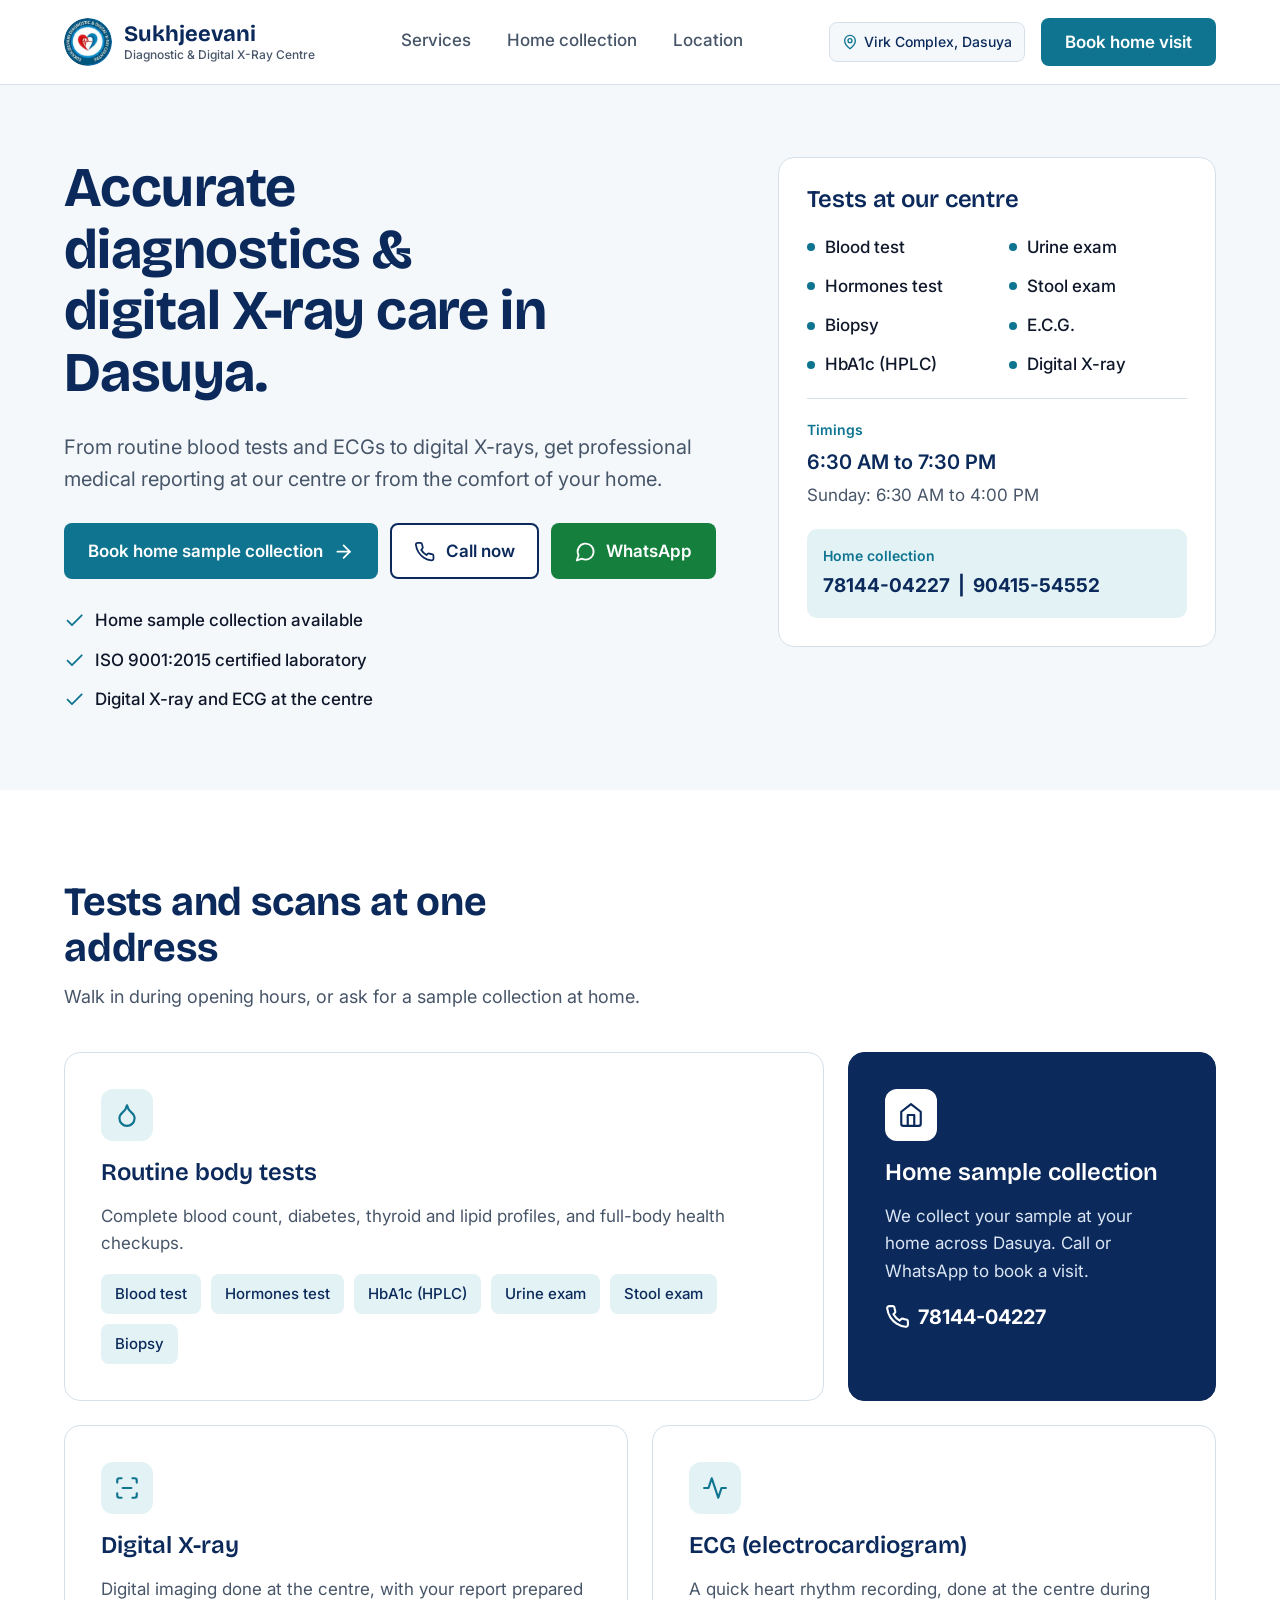
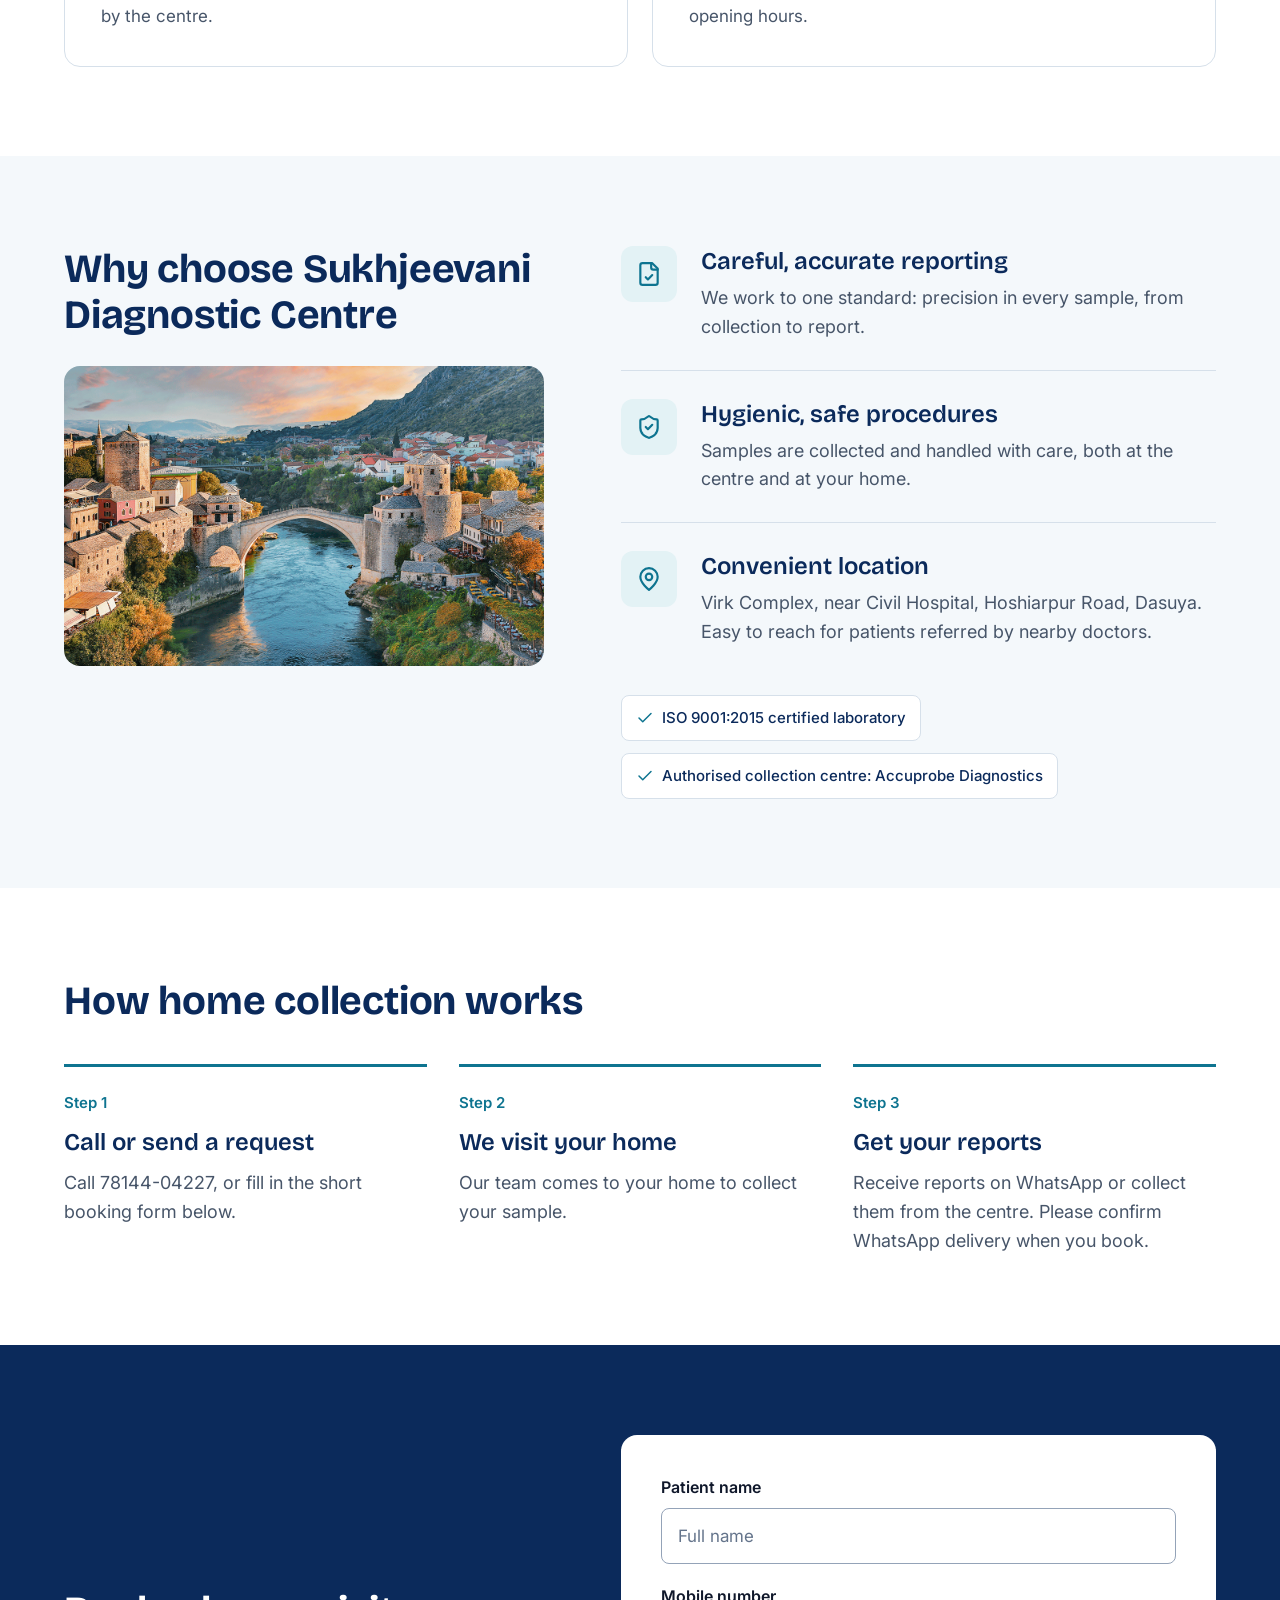
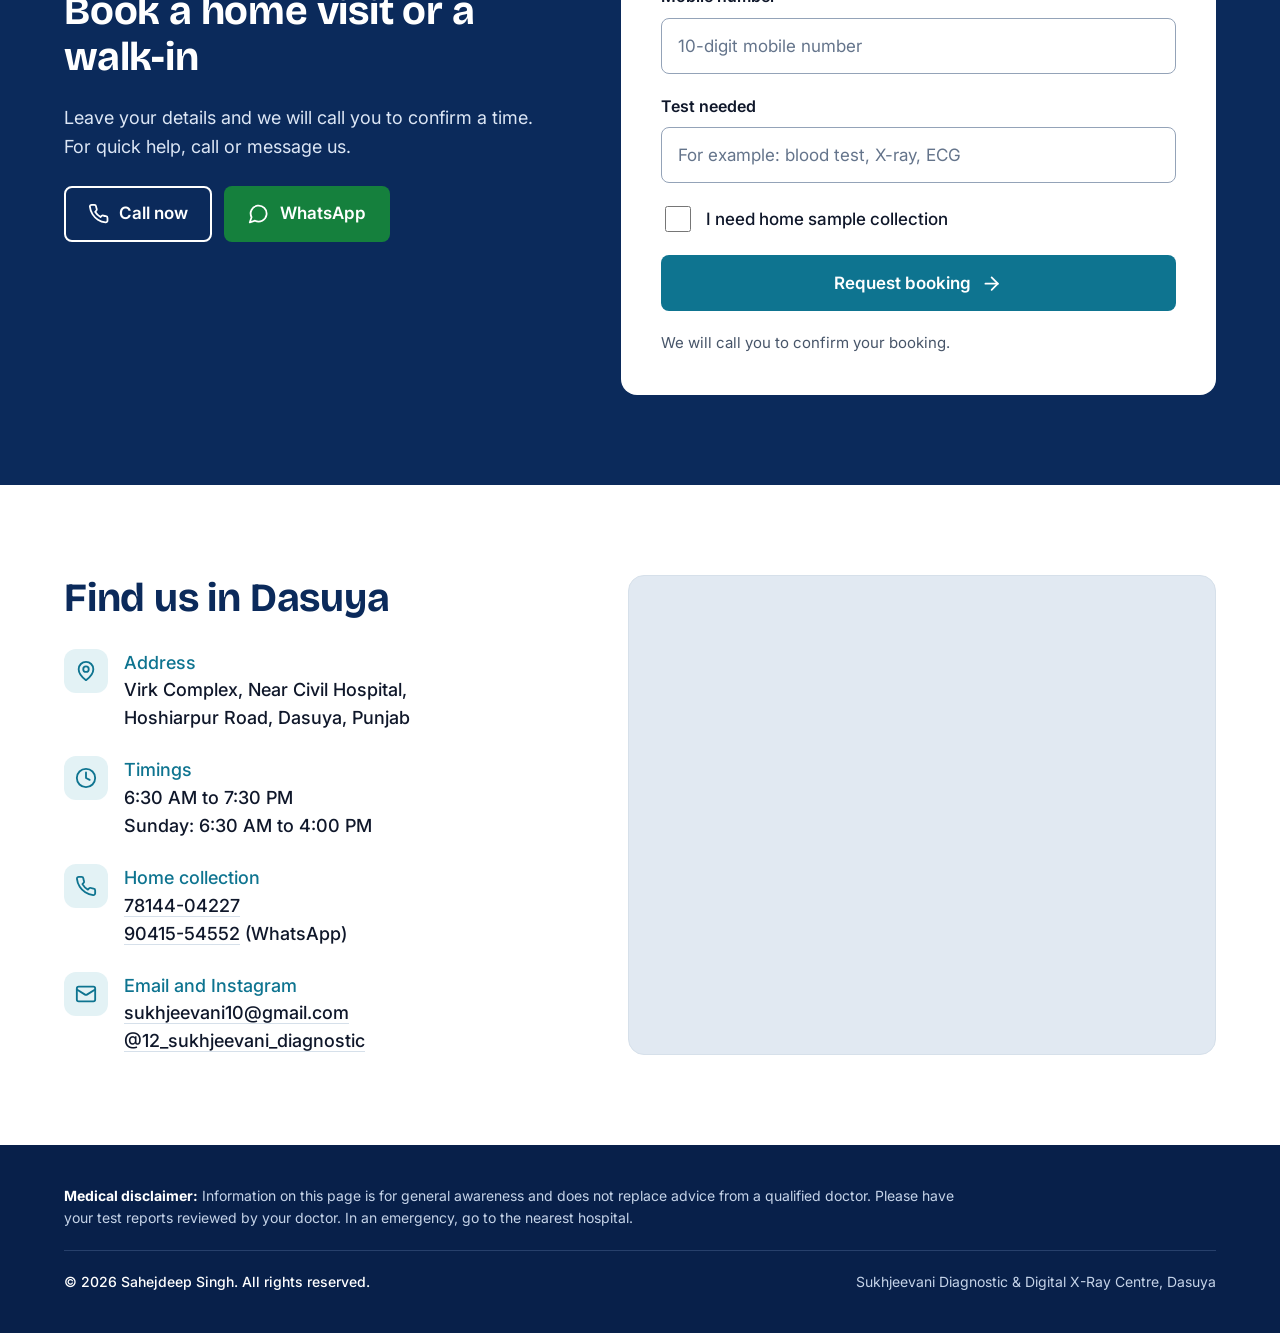
<file: index.html>
<!DOCTYPE html>
<html lang="en">
<head>
  <meta charset="utf-8">
  <meta name="viewport" content="width=device-width, initial-scale=1">
  <title>Sukhjeevani Diagnostic &amp; Digital X-Ray Centre, Dasuya</title>
  <meta name="description" content="Blood tests, hormone tests, HbA1c, ECG and digital X-ray in Dasuya, with home sample collection. Virk Complex, near Civil Hospital, Hoshiarpur Road.">
  <meta name="theme-color" content="#0B2A5B">
  <link rel="preconnect" href="https://fonts.googleapis.com">
  <link rel="preconnect" href="https://fonts.gstatic.com" crossorigin>
  <link href="https://fonts.googleapis.com/css2?family=Bricolage+Grotesque:wght@600;700&family=Inter:wght@400;500;600;700&display=swap" rel="stylesheet">
  <link rel="stylesheet" href="styles.css">
  <link rel="icon" type="image/png" href="images/logo.png">
</head>
<body>

<!-- Icon sprite (Lucide-style, 24x24 stroke icons) -->
<svg xmlns="http://www.w3.org/2000/svg" width="0" height="0" style="position:absolute" aria-hidden="true" focusable="false">
  <defs>
    <symbol id="i-phone" viewBox="0 0 24 24"><path d="M22 16.92v3a2 2 0 0 1-2.18 2 19.79 19.79 0 0 1-8.63-3.07 19.5 19.5 0 0 1-6-6 19.79 19.79 0 0 1-3.07-8.67A2 2 0 0 1 4.11 2h3a2 2 0 0 1 2 1.72c.127.96.361 1.903.7 2.81a2 2 0 0 1-.45 2.11L8.09 9.91a16 16 0 0 0 6 6l1.27-1.27a2 2 0 0 1 2.11-.45c.907.339 1.85.573 2.81.7A2 2 0 0 1 22 16.92z"/></symbol>
    <symbol id="i-chat" viewBox="0 0 24 24"><path d="M7.9 20A9 9 0 1 0 4 16.1L2 22Z"/></symbol>
    <symbol id="i-pin" viewBox="0 0 24 24"><path d="M20 10c0 6-8 12-8 12s-8-6-8-12a8 8 0 0 1 16 0Z"/><circle cx="12" cy="10" r="3"/></symbol>
    <symbol id="i-drop" viewBox="0 0 24 24"><path d="M12 22a7 7 0 0 0 7-7c0-2-1-3.9-3-5.5s-3.5-4-4-6.5c-.5 2.5-2 4.9-4 6.5C6 11.1 5 13 5 15a7 7 0 0 0 7 7z"/></symbol>
    <symbol id="i-scan" viewBox="0 0 24 24"><path d="M3 7V5a2 2 0 0 1 2-2h2"/><path d="M17 3h2a2 2 0 0 1 2 2v2"/><path d="M21 17v2a2 2 0 0 1-2 2h-2"/><path d="M7 21H5a2 2 0 0 1-2-2v-2"/><path d="M8 12h8"/></symbol>
    <symbol id="i-pulse" viewBox="0 0 24 24"><path d="M22 12h-4l-3 9L9 3l-3 9H2"/></symbol>
    <symbol id="i-home" viewBox="0 0 24 24"><path d="m3 9 9-7 9 7v11a2 2 0 0 1-2 2H5a2 2 0 0 1-2-2z"/><path d="M9 22V12h6v10"/></symbol>
    <symbol id="i-check" viewBox="0 0 24 24"><path d="M20 6 9 17l-5-5"/></symbol>
    <symbol id="i-arrow" viewBox="0 0 24 24"><path d="M5 12h14"/><path d="m12 5 7 7-7 7"/></symbol>
    <symbol id="i-heart" viewBox="0 0 24 24"><path d="M19 14c1.49-1.46 3-3.21 3-5.5A5.5 5.5 0 0 0 16.5 3c-1.76 0-3 .5-4.5 2-1.5-1.5-2.74-2-4.5-2A5.5 5.5 0 0 0 2 8.5c0 2.3 1.5 4.05 3 5.5l7 7Z"/><path d="M3.22 12H9.5l.5-1 2 4.5 2-7 1.5 3.5h5.27"/></symbol>
    <symbol id="i-shield" viewBox="0 0 24 24"><path d="M20 13c0 5-3.5 7.5-7.66 8.95a1 1 0 0 1-.67-.01C7.5 20.5 4 18 4 13V6a1 1 0 0 1 1-1c2 0 4.5-1.2 6.24-2.72a1.17 1.17 0 0 1 1.52 0C14.51 3.81 17 5 19 5a1 1 0 0 1 1 1z"/><path d="m9 12 2 2 4-4"/></symbol>
    <symbol id="i-file" viewBox="0 0 24 24"><path d="M15 2H6a2 2 0 0 0-2 2v16a2 2 0 0 0 2 2h12a2 2 0 0 0 2-2V7Z"/><path d="M14 2v4a2 2 0 0 0 2 2h4"/><path d="m9 15 2 2 4-4"/></symbol>
    <symbol id="i-clock" viewBox="0 0 24 24"><circle cx="12" cy="12" r="10"/><path d="M12 6v6l4 2"/></symbol>
    <symbol id="i-mail" viewBox="0 0 24 24"><rect width="20" height="16" x="2" y="4" rx="2"/><path d="m22 7-8.97 5.7a1.94 1.94 0 0 1-2.06 0L2 7"/></symbol>
    <symbol id="i-menu" viewBox="0 0 24 24"><path d="M4 6h16"/><path d="M4 12h16"/><path d="M4 18h16"/></symbol>
    <symbol id="i-close" viewBox="0 0 24 24"><path d="M18 6 6 18"/><path d="m6 6 12 12"/></symbol>
  </defs>
</svg>

<a class="skip-link" href="#main">Skip to content</a>

<!-- 1. TOP BAR & NAVIGATION -->
<header class="site-header">
  <div class="container nav">
    <a class="brand" href="#top" aria-label="Sukhjeevani Diagnostic and Digital X-Ray Centre, home">
      <img class="brand-logo" src="images/logo.png" alt="" width="48" height="48">
      <span class="brand-text">
        <span class="brand-name">Sukhjeevani</span>
        <span class="brand-sub">Diagnostic &amp; Digital X-Ray Centre</span>
      </span>
    </a>

    <nav class="nav-links" id="nav-menu" aria-label="Main">
      <a href="#services">Services</a>
      <a href="#home-collection">Home collection</a>
      <a href="#location">Location</a>
      <a class="nav-book-mobile btn btn-primary" href="#book">Book home visit</a>
    </nav>

    <div class="nav-actions">
      <span class="location-badge">
        <svg class="icon" aria-hidden="true"><use href="#i-pin"/></svg>
        Virk Complex, Dasuya
      </span>
      <a class="btn btn-primary btn-sm nav-book" href="#book">Book home visit</a>
      <button class="menu-toggle" type="button" aria-expanded="false" aria-controls="nav-menu" aria-label="Open menu">
        <svg class="icon icon-open" aria-hidden="true"><use href="#i-menu"/></svg>
        <svg class="icon icon-close" aria-hidden="true"><use href="#i-close"/></svg>
      </button>
    </div>
  </div>
</header>

<main id="main">
<span id="top"></span>

<!-- 2. HERO -->
<section class="hero">
  <div class="container hero-grid">
    <div class="hero-copy">
      <h1>Accurate diagnostics &amp; digital X-ray care in Dasuya.</h1>
      <p class="lead">From routine blood tests and ECGs to digital X-rays, get professional medical reporting at our centre or from the comfort of your home.</p>
      <div class="cta-row">
        <a class="btn btn-primary btn-lg" href="#book">Book home sample collection <svg class="icon" aria-hidden="true"><use href="#i-arrow"/></svg></a>
        <a class="btn btn-outline btn-lg" href="tel:+917814404227"><svg class="icon" aria-hidden="true"><use href="#i-phone"/></svg> Call now</a>
        <a class="btn btn-whatsapp btn-lg" href="https://wa.me/919041554552" target="_blank" rel="noopener"><svg class="icon" aria-hidden="true"><use href="#i-chat"/></svg> WhatsApp</a>
      </div>
      <ul class="trust-list">
        <li><svg class="icon" aria-hidden="true"><use href="#i-check"/></svg> Home sample collection available</li>
        <li><svg class="icon" aria-hidden="true"><use href="#i-check"/></svg> ISO 9001:2015 certified laboratory</li>
        <li><svg class="icon" aria-hidden="true"><use href="#i-check"/></svg> Digital X-ray and ECG at the centre</li>
      </ul>
    </div>

    <aside class="hero-card" aria-label="Tests and timings">
      <h2 class="card-title">Tests at our centre</h2>
      <ul class="test-list">
        <li>Blood test</li><li>Urine exam</li>
        <li>Hormones test</li><li>Stool exam</li>
        <li>Biopsy</li><li>E.C.G.</li>
        <li>HbA1c (HPLC)</li><li>Digital X-ray</li>
      </ul>
      <div class="hours">
        <p class="small-label">Timings</p>
        <p class="hours-main">6:30 AM to 7:30 PM</p>
        <p class="muted">Sunday: 6:30 AM to 4:00 PM</p>
      </div>
      <div class="hc-box">
        <p class="small-label">Home collection</p>
        <p class="hc-numbers"><a href="tel:+917814404227">78144-04227</a> <span aria-hidden="true">&nbsp;|&nbsp;</span> <a href="tel:+919041554552">90415-54552</a></p>
      </div>
    </aside>
  </div>
</section>

<!-- 3. CORE SERVICES -->
<section class="section" id="services">
  <div class="container">
    <div class="section-head">
      <h2>Tests and scans at one address</h2>
      <p class="muted lead-sm">Walk in during opening hours, or ask for a sample collection at home.</p>
    </div>

    <div class="bento">
      <article class="card card-tests">
        <span class="icon-badge"><svg class="icon" aria-hidden="true"><use href="#i-drop"/></svg></span>
        <h3>Routine body tests</h3>
        <p>Complete blood count, diabetes, thyroid and lipid profiles, and full-body health checkups.</p>
        <ul class="chips">
          <li>Blood test</li><li>Hormones test</li><li>HbA1c (HPLC)</li><li>Urine exam</li><li>Stool exam</li><li>Biopsy</li>
        </ul>
      </article>

      <article class="card card-home" id="home-collection">
        <span class="icon-badge"><svg class="icon" aria-hidden="true"><use href="#i-home"/></svg></span>
        <h3>Home sample collection</h3>
        <p>We collect your sample at your home across Dasuya. Call or WhatsApp to book a visit.</p>
        <a class="card-phone" href="tel:+917814404227"><svg class="icon" aria-hidden="true"><use href="#i-phone"/></svg> 78144-04227</a>
      </article>

      <article class="card card-xray">
        <span class="icon-badge"><svg class="icon" aria-hidden="true"><use href="#i-scan"/></svg></span>
        <h3>Digital X-ray</h3>
        <p>Digital imaging done at the centre, with your report prepared by the centre.</p>
      </article>

      <article class="card card-ecg">
        <span class="icon-badge"><svg class="icon" aria-hidden="true"><use href="#i-pulse"/></svg></span>
        <h3>ECG (electrocardiogram)</h3>
        <p>A quick heart rhythm recording, done at the centre during opening hours.</p>
      </article>
    </div>
  </div>
</section>

<!-- 4. WHY CHOOSE -->
<section class="section section-tint" id="why">
  <div class="container why-grid">
    <div class="why-left">
      <h2>Why choose Sukhjeevani Diagnostic Centre</h2>
      <!-- Put your photo at images/photo.png and it shows here automatically -->
<figure class="photo-slot">
  <img src="images/photo.png" alt="Front desk at Sukhjeevani Diagnostic and Digital X-Ray Centre, Dasuya" width="960" height="600" onerror="this.parentElement.classList.add('no-photo'); this.remove();">
  <figcaption class="photo-fallback">
    <strong>Photo: centre front desk or lab</strong>
    <span>Add images/photo.png to show it here</span>
  </figcaption>
</figure>
    </div>

    <div class="why-right">
      <ul class="highlights">
        <li>
          <span class="icon-badge"><svg class="icon" aria-hidden="true"><use href="#i-file"/></svg></span>
          <div><h3>Careful, accurate reporting</h3><p>We work to one standard: precision in every sample, from collection to report.</p></div>
        </li>
        <li>
          <span class="icon-badge"><svg class="icon" aria-hidden="true"><use href="#i-shield"/></svg></span>
          <div><h3>Hygienic, safe procedures</h3><p>Samples are collected and handled with care, both at the centre and at your home.</p></div>
        </li>
        <li>
          <span class="icon-badge"><svg class="icon" aria-hidden="true"><use href="#i-pin"/></svg></span>
          <div><h3>Convenient location</h3><p>Virk Complex, near Civil Hospital, Hoshiarpur Road, Dasuya. Easy to reach for patients referred by nearby doctors.</p></div>
        </li>
      </ul>
      <ul class="credentials">
        <li><svg class="icon" aria-hidden="true"><use href="#i-check"/></svg> ISO 9001:2015 certified laboratory</li>
        <li><svg class="icon" aria-hidden="true"><use href="#i-check"/></svg> Authorised collection centre: Accuprobe Diagnostics</li>
      </ul>
    </div>
  </div>
</section>

<!-- 5. HOW IT WORKS -->
<section class="section" id="how">
  <div class="container">
    <div class="section-head"><h2>How home collection works</h2></div>
    <ol class="steps">
      <li>
        <span class="step-label">Step 1</span>
        <h3>Call or send a request</h3>
        <p>Call 78144-04227, or fill in the short booking form below.</p>
      </li>
      <li>
        <span class="step-label">Step 2</span>
        <h3>We visit your home</h3>
        <p>Our team comes to your home to collect your sample.</p>
      </li>
      <li>
        <span class="step-label">Step 3</span>
        <h3>Get your reports</h3>
        <p>Receive reports on WhatsApp or collect them from the centre. Please confirm WhatsApp delivery when you book.</p>
      </li>
    </ol>
  </div>
</section>

<!-- 6. BOOKING FORM -->
<section class="section section-navy" id="book">
  <div class="container book-grid">
    <div class="book-copy">
      <h2>Book a home visit or a walk-in</h2>
      <p class="lead-sm">Leave your details and we will call you to confirm a time. For quick help, call or message us.</p>
      <div class="cta-row">
        <a class="btn btn-outline-light btn-lg" href="tel:+917814404227"><svg class="icon" aria-hidden="true"><use href="#i-phone"/></svg> Call now</a>
        <a class="btn btn-whatsapp btn-lg" href="https://wa.me/919041554552" target="_blank" rel="noopener"><svg class="icon" aria-hidden="true"><use href="#i-chat"/></svg> WhatsApp</a>
      </div>
    </div>

    <form class="booking-form" id="booking-form" novalidate>
      <div class="field">
        <label for="patient-name">Patient name</label>
        <input id="patient-name" name="name" type="text" autocomplete="name" placeholder="Full name" required aria-describedby="name-error">
        <p class="error" id="name-error" role="alert"></p>
      </div>
      <div class="field">
        <label for="mobile">Mobile number</label>
        <input id="mobile" name="mobile" type="tel" inputmode="numeric" autocomplete="tel-national" maxlength="10" placeholder="10-digit mobile number" required aria-describedby="mobile-error">
        <p class="error" id="mobile-error" role="alert"></p>
      </div>
      <div class="field">
        <label for="test-needed">Test needed</label>
        <input id="test-needed" name="test" type="text" placeholder="For example: blood test, X-ray, ECG" required aria-describedby="test-error">
        <p class="error" id="test-error" role="alert"></p>
      </div>
      <label class="check">
        <input type="checkbox" name="home_visit" id="home-visit">
        <span>I need home sample collection</span>
      </label>
      <button class="btn btn-primary btn-lg btn-block" type="submit">Request booking <svg class="icon" aria-hidden="true"><use href="#i-arrow"/></svg></button>
      <p class="form-note" id="form-status" role="status" aria-live="polite">We will call you to confirm your booking.</p>
    </form>
  </div>
</section>

<!-- 7. LOCATION -->
<section class="section" id="location">
  <div class="container location-grid">
    <div class="location-info">
      <h2>Find us in Dasuya</h2>
      <ul class="info-list">
        <li>
          <span class="icon-badge sm"><svg class="icon" aria-hidden="true"><use href="#i-pin"/></svg></span>
          <div><p class="small-label">Address</p><address>Virk Complex, Near Civil Hospital,<br>Hoshiarpur Road, Dasuya, Punjab</address></div>
        </li>
        <li>
          <span class="icon-badge sm"><svg class="icon" aria-hidden="true"><use href="#i-clock"/></svg></span>
          <div><p class="small-label">Timings</p><p>6:30 AM to 7:30 PM<br>Sunday: 6:30 AM to 4:00 PM</p></div>
        </li>
        <li>
          <span class="icon-badge sm"><svg class="icon" aria-hidden="true"><use href="#i-phone"/></svg></span>
          <div><p class="small-label">Home collection</p><p><a href="tel:+917814404227">78144-04227</a><br><a href="https://wa.me/919041554552" target="_blank" rel="noopener">90415-54552</a> (WhatsApp)</p></div>
        </li>
        <li>
          <span class="icon-badge sm"><svg class="icon" aria-hidden="true"><use href="#i-mail"/></svg></span>
          <div><p class="small-label">Email and Instagram</p><p><a href="mailto:sukhjeevani10@gmail.com">sukhjeevani10@gmail.com</a><br><a href="https://www.instagram.com/12_sukhjeevani_diagnostic/" target="_blank" rel="noopener">@12_sukhjeevani_diagnostic</a></p></div>
        </li>
      </ul>
    </div>

    <div class="map-wrap">
      <iframe
        title="Map showing Sukhjeevani Diagnostic and Digital X-Ray Centre, Dasuya"
        src="https://www.google.com/maps/embed?pb=!1m18!1m12!1m3!1d3222.6947634577255!2d75.65883707541795!3d31.81269597408192!2m3!1f0!2f0!3f0!3m2!1i1024!2i768!4f13.1!3m3!1m2!1s0x391ba6d57e87e8a5%3A0xc16bcc71ba54656b!2sSUKHJEEVANI%20DIAGNOSTIC%20%26%20DIGITAL%20XRAY%20CENTRE!5e1!3m2!1sen!2sin!4v1794674312803!5m2!1sen!2sin"
        width="600" height="450" style="border:0;" allowfullscreen="" loading="lazy"
        referrerpolicy="strict-origin-when-cross-origin"></iframe>
    </div>
  </div>
</section>
</main>

<!-- FOOTER -->
<footer class="site-footer">
  <div class="container">
    <p class="disclaimer"><strong>Medical disclaimer:</strong> Information on this page is for general awareness and does not replace advice from a qualified doctor. Please have your test reports reviewed by your doctor. In an emergency, go to the nearest hospital.</p>
    <div class="footer-bar">
      <p>&copy; 2026 Sahejdeep Singh. All rights reserved.</p>
      <p class="muted-light">Sukhjeevani Diagnostic &amp; Digital X-Ray Centre, Dasuya</p>
    </div>
  </div>
</footer>

<!-- Mobile sticky action bar -->
<div class="sticky-bar" role="group" aria-label="Quick contact">
  <a class="btn btn-outline btn-block" href="tel:+917814404227"><svg class="icon" aria-hidden="true"><use href="#i-phone"/></svg> Call</a>
  <a class="btn btn-whatsapp btn-block" href="https://wa.me/919041554552" target="_blank" rel="noopener"><svg class="icon" aria-hidden="true"><use href="#i-chat"/></svg> WhatsApp</a>
</div>

<script src="script.js"></script>
</body>
</html>
</file>
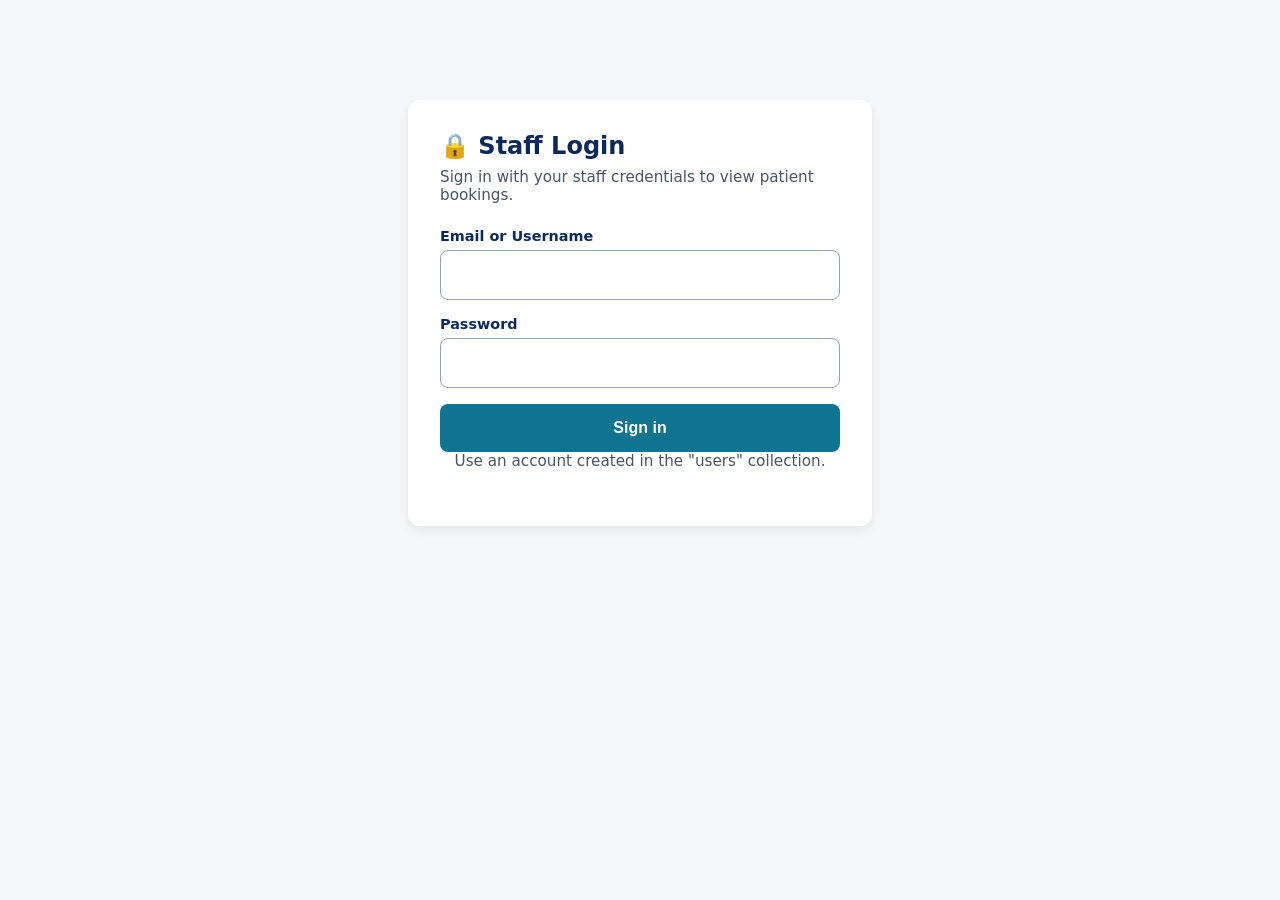
<file: admin.html>
<!DOCTYPE html>
<html lang="en">
<head>
    <meta charset="UTF-8">
    <meta name="viewport" content="width=device-width, initial-scale=1.0">
    <title>Admin - Patient Bookings</title>
    <style>
        :root { --navy: #0b2a5b; --teal: #0e7490; --bg: #f4f8fb; }
        body { font-family: system-ui, -apple-system, sans-serif; background: var(--bg); color: #0f172a; padding: 40px; margin: 0; }
        .container { max-width: 1200px; margin: 0 auto; background: white; padding: 30px; border-radius: 12px; box-shadow: 0 4px 6px rgba(0,0,0,0.05); }
        
        /* Header */
        header { display: flex; justify-content: space-between; align-items: center; margin-bottom: 30px; border-bottom: 2px solid var(--bg); padding-bottom: 20px; flex-wrap: wrap; gap: 12px; }
        h1 { color: var(--navy); margin: 0; font-size: 1.8rem; }
        .header-links { display: flex; gap: 16px; align-items: center; }
        .header-links a, .header-links button { color: var(--teal); text-decoration: none; font-weight: 600; background: none; border: none; cursor: pointer; font-size: 1rem; padding: 0; }
        .header-links a:hover, .header-links button:hover { text-decoration: underline; }
        
        /* Login */
        .login-wrap { max-width: 400px; margin: 60px auto; padding: 32px; background: white; border-radius: 12px; box-shadow: 0 4px 12px rgba(0,0,0,0.08); }
        .login-wrap h2 { color: var(--navy); margin: 0 0 8px; font-size: 1.5rem; }
        .login-wrap p { color: #475569; margin: 0 0 24px; font-size: 0.95rem; }
        .login-field { display: grid; gap: 6px; margin-bottom: 16px; }
        .login-field label { font-weight: 600; font-size: 0.9rem; color: var(--navy); }
        .login-field input {
            height: 48px; padding: 0 14px; font-size: 1rem;
            border: 1.5px solid #94a3b8; border-radius: 8px;
        }
        .login-field input:focus { outline: 3px solid var(--teal); outline-offset: 2px; border-color: var(--teal); }
        .login-btn {
            width: 100%; height: 48px; background: var(--teal); color: white;
            border: none; border-radius: 8px; font-size: 1rem; font-weight: 600; cursor: pointer;
        }
        .login-btn:hover { background: #0b5f76; }
        .login-btn:disabled { opacity: 0.6; cursor: not-allowed; }
        .login-error { background: #fef2f2; color: #b91c1c; padding: 12px; border-radius: 8px; margin-bottom: 16px; font-size: 0.9rem; display: none; }
        .login-hint { margin-top: 16px; font-size: 0.85rem; color: #64748b; text-align: center; }
        
        /* Table */
        .table-wrap { overflow-x: auto; }
        table { width: 100%; border-collapse: collapse; min-width: 600px; }
        th { background: var(--navy); color: white; text-align: left; padding: 14px; font-weight: 600; font-size: 0.9rem; }
        td { padding: 14px; border-bottom: 1px solid #d6e0ea; vertical-align: middle; }
        tr:hover { background: #f8fafc; }
        
        /* Badges */
        .badge { display: inline-block; padding: 4px 10px; border-radius: 20px; font-size: 0.8rem; font-weight: 700; }
        .yes { background: #dcfce7; color: #15803d; }
        .no { background: #f1f5f9; color: #475569; }
        
        /* Status */
        .loading { text-align: center; padding: 40px; color: #475569; font-style: italic; }
        .error-msg { background: #fef2f2; color: #b91c1c; padding: 15px; border-radius: 8px; margin-top: 20px; }
        .hidden { display: none !important; }
    </style>
</head>
<body>

    <!-- LOGIN SCREEN -->
    <div id="login-screen" class="login-wrap">
        <h2>🔒 Staff Login</h2>
        <p>Sign in with your staff credentials to view patient bookings.</p>
        <div id="login-error" class="login-error"></div>
        <form id="login-form">
            <div class="login-field">
                <label for="login-email">Email or Username</label>
                <input type="text" id="login-email" required autocomplete="username">
            </div>
            <div class="login-field">
                <label for="login-password">Password</label>
                <input type="password" id="login-password" required autocomplete="current-password">
            </div>
            <button type="submit" class="login-btn" id="login-btn">Sign in</button>
        </form>
        <p class="login-hint">Use an account created in the "users" collection.</p>
    </div>

    <!-- DASHBOARD (hidden until logged in) -->
    <div id="dashboard" class="container hidden">
        <header>
            <h1>Sukhjeevani Booking Requests</h1>
            <div class="header-links">
                <a href="index.html">← Back to Website</a>
                <button id="logout-btn">Sign out</button>
            </div>
        </header>

        <div class="table-wrap">
            <table id="bookings-table">
                <thead>
                    <tr>
                        <th>Date & Time</th>
                        <th>Patient Name</th>
                        <th>Mobile Number</th>
                        <th>Test Needed</th>
                        <th>Home Visit</th>
                    </tr>
                </thead>
                <tbody id="table-body">
                    <tr><td colspan="5" class="loading">Loading bookings...</td></tr>
                </tbody>
            </table>
        </div>
        <div id="error-container"></div>
    </div>

    <script>
        // === CONFIG ===
        const POCKETBASE_URL = "http://127.0.0.1:8090";
        
        // AUTH: Points to the 'users' collection
        const AUTH_ENDPOINT = `${POCKETBASE_URL}/api/collections/users/auth-with-password`;
        
        // DATA: Points to your 'booking' (or 'bookings') collection
        const BOOKINGS_ENDPOINT = `${POCKETBASE_URL}/api/collections/booking/records?sort=-created`;

        // === DOM ===
        const loginScreen = document.getElementById("login-screen");
        const dashboard = document.getElementById("dashboard");
        const loginForm = document.getElementById("login-form");
        const loginError = document.getElementById("login-error");
        const loginBtn = document.getElementById("login-btn");
        const logoutBtn = document.getElementById("logout-btn");

        // === HELPERS ===
        function getToken() { return sessionStorage.getItem("pb_token"); }
        function setToken(t) { sessionStorage.setItem("pb_token", t); }
        function clearToken() { sessionStorage.removeItem("pb_token"); }

        function showDashboard() {
            loginScreen.classList.add("hidden");
            dashboard.classList.remove("hidden");
            loadBookings();
        }
        function showLogin() {
            dashboard.classList.add("hidden");
            loginScreen.classList.remove("hidden");
        }

        // === LOGIN ===
        loginForm.addEventListener("submit", async (e) => {
            e.preventDefault();
            loginError.style.display = "none";
            loginBtn.disabled = true;
            loginBtn.textContent = "Signing in...";

            const identity = document.getElementById("login-email").value.trim();
            const password = document.getElementById("login-password").value;

            try {
                const res = await fetch(AUTH_ENDPOINT, {
                    method: "POST",
                    headers: { "Content-Type": "application/json" },
                    body: JSON.stringify({ identity, password })
                });

                if (!res.ok) {
                    const err = await res.json().catch(() => ({}));
                    throw new Error(err.message || "Invalid credentials");
                }

                const data = await res.json();
                setToken(data.token);
                loginForm.reset();
                showDashboard();
            } catch (err) {
                loginError.textContent = "⚠️ " + err.message;
                loginError.style.display = "block";
            } finally {
                loginBtn.disabled = false;
                loginBtn.textContent = "Sign in";
            }
        });

        // === LOGOUT ===
        logoutBtn.addEventListener("click", () => {
            clearToken();
            showLogin();
        });

        // === LOAD BOOKINGS ===
        async function loadBookings() {
            const tbody = document.getElementById("table-body");
            const errContainer = document.getElementById("error-container");
            tbody.innerHTML = '<tr><td colspan="5" class="loading">Loading bookings...</td></tr>';
            errContainer.innerHTML = "";

            try {
                const res = await fetch(BOOKINGS_ENDPOINT, {
                    headers: { "Authorization": getToken() }
                });

                if (res.status === 401) {
                    clearToken();
                    showLogin();
                    return;
                }

                if (!res.ok) throw new Error(`Server error: ${res.status}`);

                const data = await res.json();
                tbody.innerHTML = "";

                if (!data.items || data.items.length === 0) {
                    tbody.innerHTML = '<tr><td colspan="5" style="text-align:center; padding: 20px;">No bookings found yet.</td></tr>';
                    return;
                }

                data.items.forEach(item => {
                    const date = new Date(item.created).toLocaleString('en-IN', {
                        day: 'numeric', month: 'short', hour: '2-digit', minute: '2-digit'
                    });
                    const homeBadge = item.homeVisit
                        ? '<span class="badge yes">YES</span>'
                        : '<span class="badge no">NO</span>';

                    tbody.innerHTML += `
                        <tr>
                            <td>${date}</td>
                            <td><strong>${item.name}</strong></td>
                            <td><a href="tel:${item.mobile}" style="color:var(--teal); text-decoration:none;">${item.mobile}</a></td>
                            <td>${item.test}</td>
                            <td>${homeBadge}</td>
                        </tr>
                    `;
                });
            } catch (err) {
                console.error(err);
                tbody.innerHTML = "";
                errContainer.innerHTML = `<div class="error-msg"><strong>Error:</strong> ${err.message}</div>`;
            }
        }

        // === AUTO-LOGIN IF TOKEN EXISTS ===
        if (getToken()) {
            showDashboard();
        } else {
            showLogin();
        }
    </script>
</body>
</html>
</file>
<file: styles.css>
/* ==========================================================
   Sukhjeevani Diagnostic & Digital X-Ray Centre, Dasuya
   Design © 2026 Sahejdeep Singh
   ========================================================== */

:root {
  --navy: #0b2a5b;
  --navy-deep: #08204a;
  --teal: #0e7490;
  --teal-bg: #e3f2f5;
  --bg: #f4f8fb;
  --white: #ffffff;
  --ink: #0f172a;
  --slate: #475569;
  --line: #d6e0ea;
  --green: #15803d;
  --placeholder: #64748b;
  --error: #b91c1c;

  --font-display: "Bricolage Grotesque", "Segoe UI", system-ui, sans-serif;
  --font-body: "Inter", "Segoe UI", system-ui, -apple-system, sans-serif;

  --radius: 8px;
  --radius-lg: 16px;
  --gutter: clamp(20px, 5vw, 120px);
  --header-h: 84px;
}

*, *::before, *::after { box-sizing: border-box; }
html { scroll-behavior: smooth; scroll-padding-top: calc(var(--header-h) + 12px); -webkit-text-size-adjust: 100%; }
body {
  margin: 0;
  font-family: var(--font-body);
  font-size: 1.0625rem;
  line-height: 1.6;
  color: var(--ink);
  background: var(--white);
}
img, svg, iframe { max-width: 100%; }
h1, h2, h3, p, ul, ol, figure, address { margin: 0; padding: 0; }
ul, ol { list-style: none; }
address { font-style: normal; }
a { color: inherit; }

/* Icons */
.icon {
  width: 1.25em; height: 1.25em; flex: none;
  fill: none; stroke: currentColor; stroke-width: 2;
  stroke-linecap: round; stroke-linejoin: round;
}

/* Layout helpers */
.container { width: 100%; max-width: 1440px; margin-inline: auto; padding-inline: var(--gutter); }
.section { padding-block: clamp(56px, 7vw, 96px); }
.section-tint { background: var(--bg); }
.section-navy { background: var(--navy); color: var(--white); }
.section-head { margin-bottom: 40px; display: grid; gap: 12px; }
.muted { color: var(--slate); }
.small-label { font-size: 0.875rem; font-weight: 600; color: var(--teal); }

/* Type */
h1, h2, h3, .brand-name, .card-title { font-family: var(--font-display); color: var(--navy); }
h1 { font-size: clamp(2.25rem, 5vw, 3.5rem); line-height: 1.1; font-weight: 700; max-width: 14ch; letter-spacing: -0.01em; }
h2 { font-size: clamp(1.875rem, 3.4vw, 2.5rem); line-height: 1.15; font-weight: 700; max-width: 20ch; letter-spacing: -0.005em; }
h3 { font-size: 1.5rem; line-height: 1.25; font-weight: 600; }
.lead { font-size: clamp(1.0625rem, 1.6vw, 1.25rem); line-height: 1.6; color: var(--slate); max-width: 40em; }
.lead-sm { font-size: 1.125rem; line-height: 1.6; max-width: 40em; }

/* Skip link */
.skip-link {
  position: absolute; left: 12px; top: -60px; z-index: 100;
  background: var(--navy); color: var(--white); padding: 12px 16px; border-radius: var(--radius);
}
.skip-link:focus { top: 12px; }

/* Focus */
:focus-visible { outline: 3px solid var(--teal); outline-offset: 3px; border-radius: 4px; }
.section-navy :focus-visible, .site-footer :focus-visible { outline-color: #ffffff; }

/* Buttons */
.btn {
  display: inline-flex; align-items: center; justify-content: center; gap: 10px;
  min-height: 48px; padding: 0 22px;
  font: 600 1.0625rem/1 var(--font-body);
  text-decoration: none; text-align: center;
  border: 2px solid transparent; border-radius: var(--radius);
  cursor: pointer;
  transition: background-color .15s ease, border-color .15s ease, color .15s ease;
}
.btn-lg { min-height: 56px; }
.btn-sm { min-height: 48px; }
.btn-block { width: 100%; }
.btn-primary { background: var(--teal); color: var(--white); }
.btn-primary:hover { background: #0b5f76; }
.btn-whatsapp { background: var(--green); color: var(--white); }
.btn-whatsapp:hover { background: #116530; }
.btn-outline { background: var(--white); color: var(--navy); border-color: var(--navy); }
.btn-outline:hover { background: var(--navy); color: var(--white); }
.btn-outline-light { background: transparent; color: var(--white); border-color: var(--white); }
.btn-outline-light:hover { background: var(--white); color: var(--navy); }

/* ---------- Header ---------- */
.site-header { position: sticky; top: 0; z-index: 50; background: var(--white); border-bottom: 1px solid var(--line); }
.nav { height: var(--header-h); display: flex; align-items: center; justify-content: space-between; gap: 24px; }
.brand { display: flex; align-items: center; gap: 12px; text-decoration: none; }
.brand-logo { width: 48px; height: 48px; border-radius: 50%; flex: none; display: block; }
.brand-text { display: grid; line-height: 1.15; }
.brand-name { font-size: 1.375rem; font-weight: 700; }
.brand-sub { font-size: 0.75rem; font-weight: 500; color: var(--slate); }

.nav-links { display: flex; align-items: center; gap: 32px; }
.nav-links a:not(.btn) { font-weight: 500; color: var(--slate); text-decoration: none; padding: 8px 2px; border-bottom: 2px solid transparent; transition: color .15s ease, border-color .15s ease; }
.nav-links a:not(.btn):hover { color: var(--navy); border-bottom-color: var(--teal); }
.nav-book-mobile { display: none; }

.nav-actions { display: flex; align-items: center; gap: 16px; }
.location-badge {
  display: inline-flex; align-items: center; gap: 6px;
  padding: 8px 12px; background: var(--bg); border: 1px solid var(--line); border-radius: var(--radius);
  font-size: 0.875rem; font-weight: 500; color: var(--navy); white-space: nowrap;
}
.location-badge .icon { color: var(--teal); width: 16px; height: 16px; }

.menu-toggle {
  display: none; width: 48px; height: 48px; padding: 0;
  background: var(--white); color: var(--navy); border: 2px solid var(--line); border-radius: var(--radius); cursor: pointer;
  place-items: center;
}
.menu-toggle .icon { width: 24px; height: 24px; }
.menu-toggle .icon-close { display: none; }
.menu-toggle[aria-expanded="true"] .icon-open { display: none; }
.menu-toggle[aria-expanded="true"] .icon-close { display: block; }

/* ---------- Hero ---------- */
.hero { background: var(--bg); padding-block: clamp(40px, 6vw, 72px) clamp(48px, 6vw, 80px); }
.hero-grid { display: grid; grid-template-columns: minmax(0, 1.5fr) minmax(0, 1fr); gap: clamp(32px, 4.5vw, 64px); align-items: start; }
.hero-copy { display: grid; gap: 28px; justify-items: start; }
.cta-row { display: flex; flex-wrap: wrap; gap: 12px; }
.trust-list { display: grid; gap: 12px; }
.trust-list li { display: flex; align-items: center; gap: 10px; font-weight: 500; }
.trust-list .icon { color: var(--teal); }

.hero-card { background: var(--white); border: 1px solid var(--line); border-radius: var(--radius-lg); padding: 28px; display: grid; gap: 20px; }
.card-title { font-size: 1.5rem; font-weight: 600; }
.test-list { display: grid; grid-template-columns: 1fr 1fr; gap: 12px 24px; font-weight: 500; }
.test-list li { display: flex; align-items: center; gap: 10px; }
.test-list li::before { content: ""; width: 8px; height: 8px; border-radius: 50%; background: var(--teal); flex: none; }
.hours { border-top: 1px solid var(--line); padding-top: 20px; display: grid; gap: 4px; }
.hours-main { font-size: 1.25rem; font-weight: 600; color: var(--navy); }
.hc-box { background: var(--teal-bg); border-radius: 10px; padding: 16px; display: grid; gap: 4px; }
.hc-numbers { font-size: 1.1875rem; font-weight: 700; color: var(--navy); }
.hc-numbers a { text-decoration: none; }
.hc-numbers a:hover { text-decoration: underline; }

/* ---------- Services (bento) ---------- */
.bento { display: grid; grid-template-columns: repeat(12, minmax(0, 1fr)); gap: 24px; }
.card { background: var(--white); border: 1px solid var(--line); border-radius: var(--radius-lg); padding: clamp(24px, 3vw, 36px); display: grid; gap: 16px; align-content: start; transition: border-color .15s ease; }
.card:hover { border-color: var(--teal); }
.card p { color: var(--slate); font-size: 1.0625rem; line-height: 1.6; max-width: 38em; }
.card-tests { grid-column: span 8; }
.card-home { grid-column: span 4; background: var(--navy); border-color: var(--navy); }
.card-home:hover { border-color: var(--navy); }
.card-home h3 { color: var(--white); }
.card-home p { color: #dce6f5; }
.card-xray, .card-ecg { grid-column: span 6; }
.card-phone { display: inline-flex; align-items: center; gap: 8px; width: fit-content; font-size: 1.25rem; font-weight: 700; color: var(--white); text-decoration: none; }
.card-phone:hover { text-decoration: underline; }

.icon-badge { width: 52px; height: 52px; border-radius: 12px; background: var(--teal-bg); color: var(--teal); display: grid; place-items: center; flex: none; }
.icon-badge .icon { width: 26px; height: 26px; }
.icon-badge.sm { width: 44px; height: 44px; }
.icon-badge.sm .icon { width: 22px; height: 22px; }
.card-home .icon-badge { background: var(--white); color: var(--navy); }

.chips { display: flex; flex-wrap: wrap; gap: 10px; }
.chips li { background: var(--teal-bg); color: var(--navy); font-size: 0.9375rem; font-weight: 500; padding: 8px 14px; border-radius: var(--radius); }

/* ---------- Why ---------- */
.why-grid { display: grid; grid-template-columns: minmax(0, 480px) minmax(0, 1fr); gap: clamp(32px, 6vw, 80px); align-items: start; }
.why-left { display: grid; gap: 28px; }
.photo-slot { border-radius: var(--radius-lg); overflow: hidden; }
.photo-slot img { display: block; width: 100%; height: auto; aspect-ratio: 8 / 5; object-fit: cover; }
.photo-slot .photo-fallback { display: none; }
.photo-slot.no-photo {
  min-height: 300px; display: grid; place-items: center; text-align: center; padding: 24px;
  background: #dce6f2; border: 2px dashed #9fb3cc;
}
.photo-slot.no-photo .photo-fallback { display: grid; gap: 4px; color: var(--navy); }
.photo-slot.no-photo .photo-fallback span { font-size: 0.875rem; color: var(--slate); }

.highlights li { display: flex; gap: 24px; padding-block: 28px; border-top: 1px solid var(--line); }
.highlights li:first-child { border-top: 0; padding-top: 0; }
.highlights .icon-badge { width: 56px; height: 56px; }
.highlights h3 { margin-bottom: 8px; }
.highlights p { color: var(--slate); font-size: 1.125rem; max-width: 34em; }
.credentials { display: flex; flex-wrap: wrap; gap: 12px; padding-top: 20px; }
.credentials li { display: inline-flex; align-items: center; gap: 8px; background: var(--white); border: 1px solid var(--line); border-radius: var(--radius); padding: 10px 14px; font-size: 0.9375rem; font-weight: 500; color: var(--navy); }
.credentials .icon { color: var(--teal); width: 18px; height: 18px; }

/* ---------- Steps ---------- */
.steps { display: grid; grid-template-columns: repeat(3, minmax(0, 1fr)); gap: 32px; }
.steps li { border-top: 3px solid var(--teal); padding-top: 24px; display: grid; gap: 12px; align-content: start; }
.step-label { font-size: 0.9375rem; font-weight: 600; color: var(--teal); }
.steps p { color: var(--slate); font-size: 1.125rem; max-width: 30em; }

/* ---------- Booking ---------- */
.book-grid { display: grid; grid-template-columns: minmax(0, 480px) minmax(0, 1fr); gap: clamp(32px, 6vw, 80px); align-items: center; }
.book-copy { display: grid; gap: 24px; justify-items: start; }
.section-navy h2 { color: var(--white); }
.section-navy .lead-sm { color: #dce6f5; }

.booking-form { background: var(--white); color: var(--ink); border-radius: var(--radius-lg); padding: clamp(24px, 3.5vw, 40px); display: grid; gap: 20px; max-width: 640px; width: 100%; justify-self: end; }
.field { display: grid; gap: 8px; }
.field label { font-weight: 600; font-size: 1rem; }
.field input {
  width: 100%; height: 56px; padding: 0 16px;
  font: 400 1.0625rem var(--font-body); color: var(--ink);
  background: var(--white); border: 1.5px solid #94a3b8; border-radius: var(--radius);
  transition: border-color .15s ease;
}
.field input::placeholder { color: var(--placeholder); opacity: 1; }
.field input:hover { border-color: var(--slate); }
.field input:focus-visible { outline: 3px solid var(--teal); outline-offset: 2px; border-color: var(--teal); }
.field.invalid input { border-color: var(--error); border-width: 2px; }
.error { color: var(--error); font-size: 0.9375rem; font-weight: 500; min-height: 0; }
.error:empty { display: none; }
.check { display: flex; align-items: center; gap: 12px; font-weight: 500; cursor: pointer; }
.check input { width: 26px; height: 26px; accent-color: var(--teal); flex: none; cursor: pointer; }
.form-note { font-size: 0.9375rem; color: var(--slate); }
.form-note.ok { color: var(--green); font-weight: 600; }
.form-note.bad { color: var(--error); font-weight: 600; }

/* ---------- Location ---------- */
.location-grid { display: grid; grid-template-columns: minmax(0, 500px) minmax(0, 1fr); gap: clamp(32px, 5vw, 64px); align-items: stretch; }
.location-info { display: grid; gap: 28px; align-content: start; }
.info-list { display: grid; gap: 24px; }
.info-list li { display: flex; gap: 16px; align-items: flex-start; }
.info-list p, .info-list address { font-weight: 500; font-size: 1.125rem; line-height: 1.55; }
.info-list a { text-decoration: none; border-bottom: 1px solid var(--line); }
.info-list a:hover { border-bottom-color: var(--teal); color: var(--teal); }
.map-wrap { min-height: 380px; border-radius: var(--radius-lg); overflow: hidden; border: 1px solid var(--line); background: #e1e9f2; }
.map-wrap iframe { display: block; width: 100%; height: 100%; min-height: 380px; border: 0; }

/* ---------- Footer ---------- */
.site-footer { background: var(--navy-deep); color: #c5d3e8; padding-block: 40px; }
.disclaimer { font-size: 0.875rem; line-height: 1.6; max-width: 900px; padding-bottom: 20px; }
.disclaimer strong { color: var(--white); }
.footer-bar { display: flex; flex-wrap: wrap; justify-content: space-between; gap: 8px 24px; border-top: 1px solid #27406b; padding-top: 20px; font-size: 0.875rem; }
.footer-bar p:first-child { color: var(--white); font-weight: 500; }

/* ---------- Mobile sticky bar ---------- */
.sticky-bar { display: none; }

/* ---------- Responsive ---------- */
@media (max-width: 1180px) {
  .location-badge { display: none; }
}

@media (max-width: 960px) {
  :root { --header-h: 72px; }
  .menu-toggle { display: grid; }
  .nav-links {
    position: absolute; left: 0; right: 0; top: var(--header-h);
    display: none; flex-direction: column; align-items: stretch; gap: 0;
    background: var(--white); border-bottom: 1px solid var(--line); padding: 8px var(--gutter) 20px;
  }
  .nav-links.open { display: flex; }
  .nav-links a:not(.btn) { padding: 16px 2px; border-bottom: 1px solid var(--line); font-size: 1.125rem; }
  .nav-book-mobile { display: inline-flex; margin-top: 16px; }
  .nav-book { display: none; }

  .hero-grid, .why-grid, .book-grid, .location-grid { grid-template-columns: minmax(0, 1fr); }
  .booking-form { justify-self: stretch; max-width: none; }
  .steps { grid-template-columns: minmax(0, 1fr); gap: 28px; }
  .card-tests, .card-home, .card-xray, .card-ecg { grid-column: 1 / -1; }
  h1, h2 { max-width: none; }
}

@media (max-width: 700px) {
  body { padding-bottom: 76px; }
  .cta-row .btn-lg { width: 100%; }
  .cta-row .btn-primary { flex: 1 1 100%; }
  .cta-row .btn-outline, .cta-row .btn-whatsapp, .cta-row .btn-outline-light { flex: 1 1 calc(50% - 6px); width: auto; }
  .hero-card { padding: 20px; }
  .highlights li { gap: 16px; }
  .highlights .icon-badge { width: 48px; height: 48px; }
  .photo-slot { min-height: 200px; }
  .map-wrap, .map-wrap iframe { min-height: 300px; }
  .brand-sub { font-size: 0.6875rem; }

  .sticky-bar {
    position: fixed; left: 0; right: 0; bottom: 0; z-index: 60;
    display: flex; gap: 12px; padding: 12px 16px calc(12px + env(safe-area-inset-bottom, 0px));
    background: var(--white); border-top: 1px solid var(--line);
  }
  .sticky-bar .btn { min-height: 52px; }
}

@media (max-width: 380px) {
  .test-list { grid-template-columns: 1fr; }
}

@media (prefers-reduced-motion: reduce) {
  html { scroll-behavior: auto; }
  *, *::before, *::after { transition-duration: 0.01ms !important; animation-duration: 0.01ms !important; }
}
</file>
